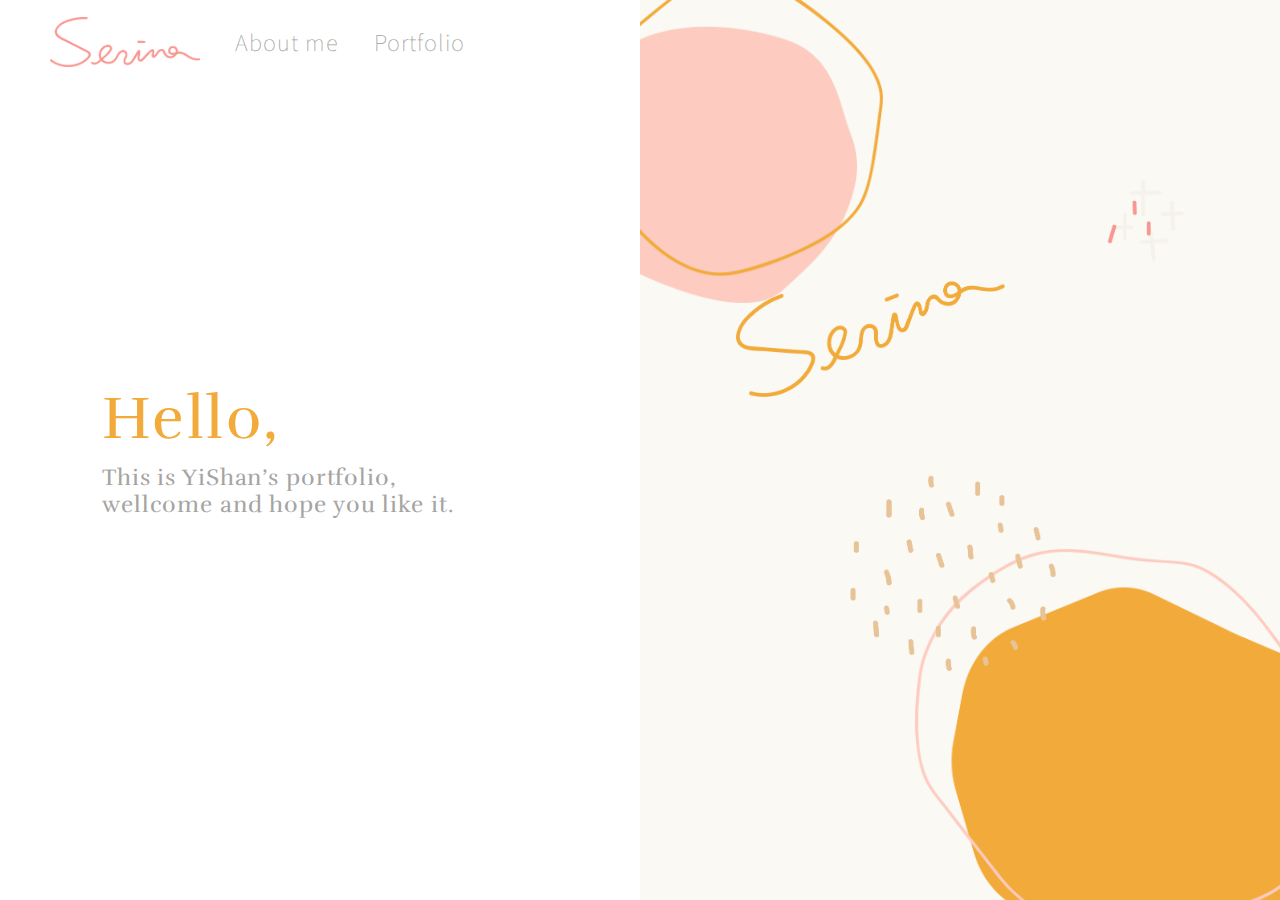
<file: index.html>
<html>
<head>
  <meta http-equiv="Content-Type" content="text/html; charset=utf-8">
  <link href="https://fonts.googleapis.com/css2?family=Noto+Sans+TC:wght@300;400&family=Rufina:wght@400;700&display=swap" rel="stylesheet">
  <link rel="stylesheet" href="reset.css">
  <link rel="stylesheet" href="style.css">
  <link rel="stylesheet" href="https://cdnjs.cloudflare.com/ajax/libs/animate.css/4.0.0/animate.min.css"/>
</head>

<body>
  <div class="outside2">
    <div class="left">
      <div class="top">
        <a href="index.html"><img class="nameimg" src="name.png"/></a>
        <a href="aboutme.html" class="text">About me</a>
        <a href="portfolio.html" class="text">Portfolio</a>
      </div>
      <div class="botton">
        <p class="title">Hello,</p>
        <p class="innter">This is YiShan’s portfolio,</p>
        <p class="innter">wellcome and hope you like it.</p>
      </div>
    </div>
    <div class="right">
      <img class="one animate__animated animate__fadeIn " src="1.png"/>
      <img class="two animate__animated animate__fadeIn animate__delay-1s" src="2.png"/>
      <img class="three animate__animated animate__fadeIn animate__delay-2s" src="3.png"/>
    </div>
  </div>
</body>
</html>
</file>
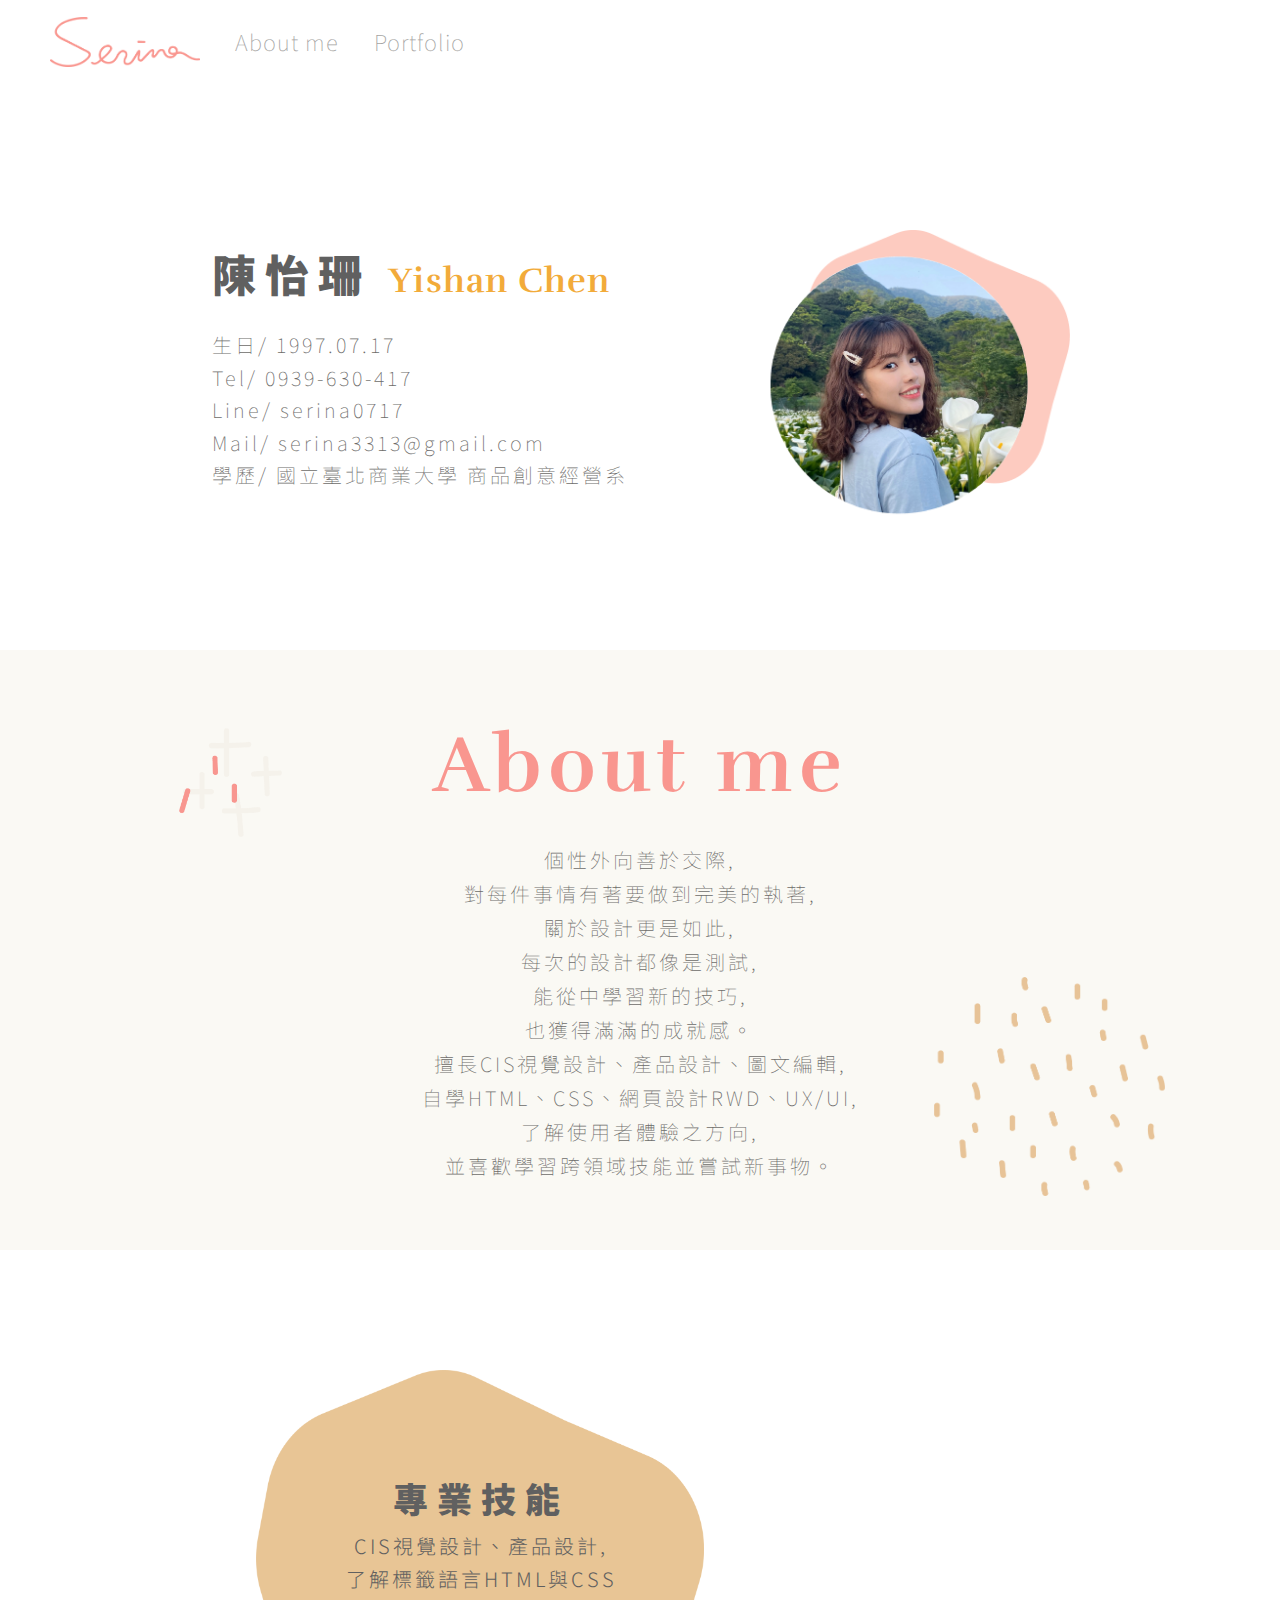
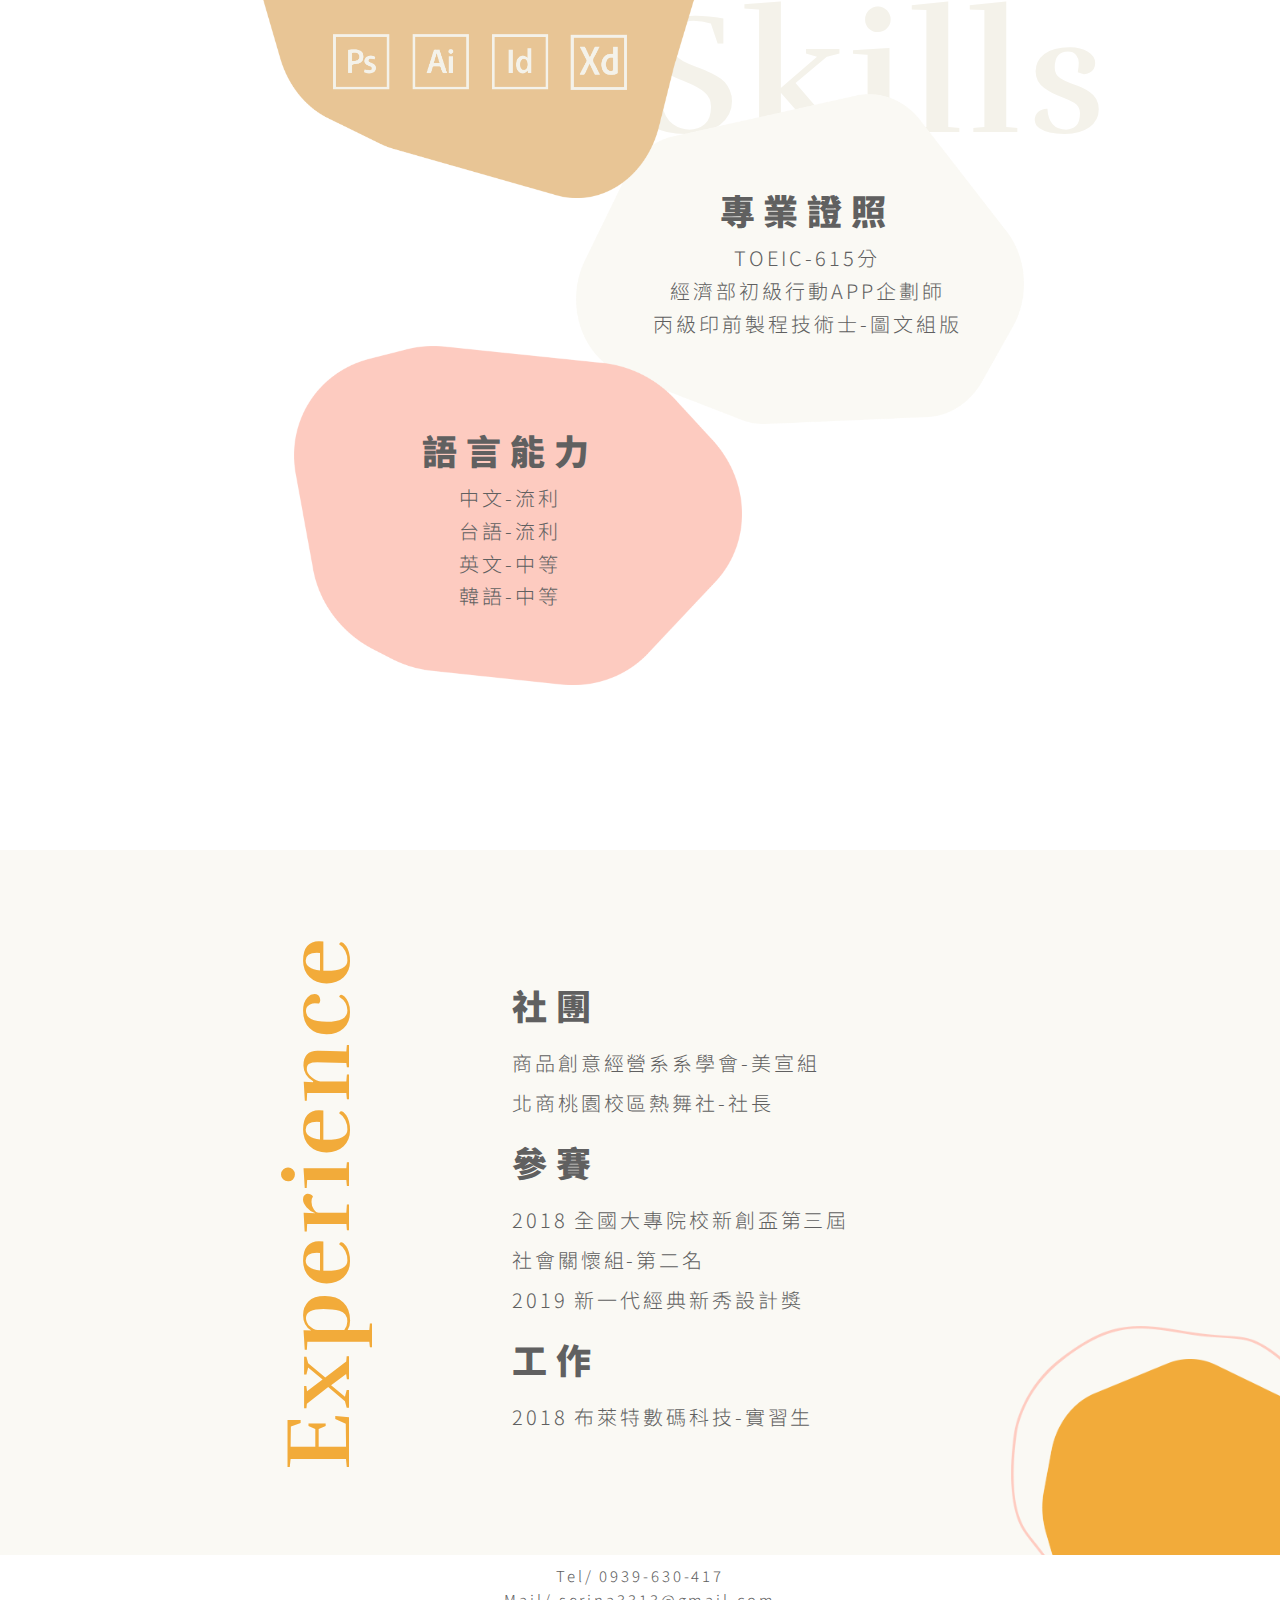
<file: aboutme.html>
<html>
<head>
  <meta http-equiv="Content-Type" content="text/html; charset=utf-8">
  <link href="https://fonts.googleapis.com/css2?family=Noto+Sans+TC:wght@300;400&family=Rufina:wght@400;700&display=swap" rel="stylesheet">
  <link rel="stylesheet" href="reset.css">
  <link rel="stylesheet" href="style.css">
</head>

<body>
  <div class="outside aboutme">
    <div class="top">
      <a href="index.html"><img class="nameimg" src="name.png"/></a>
      <a href="aboutme.html" class="text">About me</a>
      <a href="portfolio.html" class="text">Portfolio</a>
    </div>
    <div class="area_one">
      <div class="aboutme_left">
        <div class="aboutme_text">
          <div class="aboutme_myname">
            陳怡珊
            <span class="english">Yishan Chen</span>
          </div>
          <p class="aboutme_textinnter">生日/ 1997.07.17</p>
          <p class="aboutme_textinnter">Tel/ 0939-630-417</p>
          <p class="aboutme_textinnter">Line/ serina0717</p>
          <p class="aboutme_textinnter">Mail/ serina3313@gmail.com</p>
          <p class="aboutme_textinnter">學歷/ 國立臺北商業大學 商品創意經營系</p>
        </div>
      </div>
      <div class="aboutme_right">
        <img class="me" src="me.png"/>
      </div>
    </div>
    <div class="area_two">
      <img class="img2-1" src="2-1.png"/>
      <img class="img2-2" src="2-2.png"/>
      <p class="aboutme_text2_title">About me</p>
      <p class="aboutme_text2">
          個性外向善於交際,<br>
          對每件事情有著要做到完美的執著,<br>
          關於設計更是如此,<br>
          每次的設計都像是測試,<br>
          能從中學習新的技巧,<br>
          也獲得滿滿的成就感。<br>
          擅長CIS視覺設計、產品設計、圖文編輯,<br>
          自學HTML、CSS、網頁設計RWD、UX/UI,<br>
          了解使用者體驗之方向,<br>
          並喜歡學習跨領域技能並嘗試新事物。
      </p>
    </div>
    <div class="area_three">
      <p class="aboutme_text3_title">Skills</p>
      <img class="img3-1" src="3-1.png">
      <img class="img3-2" src="3-2.png">
      <img class="img3-3" src="3-3.png">
      <img class="img3-4" src="3-4.png">
      <div class="area3_2">
        <p class="area3_title">專業技能</p>
        <p class="area3_innter">CIS視覺設計、產品設計,<br>
          了解標籤語言HTML與CSS</p>
      </div>
      <div class="area3_3">
        <p class="area3_title">專業證照</p>
        <p class="area3_innter">
          TOEIC-615分<br>
          經濟部初級行動APP企劃師<br>
          丙級印前製程技術士-圖文組版</p>
      </div>
      <div class="area3_4">
        <p class="area3_title">語言能力</p>
        <p class="area3_innter">
          中文-流利<br>
          台語-流利<br>
          英文-中等<br>
          韓語-中等</p>
      </div>
    </div>
    <div class="area_four">
      <img class="img4-1" src="2.png">
      <div class="middle">
        <p class="middle_title">社團</p>
        <p class="middle_innter">
            商品創意經營系系學會-美宣組<br>
            北商桃園校區熱舞社-社長</p>
        <p class="middle_title">參賽</p>
        <p class="middle_innter">
            2018 全國大專院校新創盃第三屆<br>
            社會關懷組-第二名<br>
            2019 新一代經典新秀設計獎</p>
        <p class="middle_title">工作</p>
        <p class="middle_innter">
            2018 布萊特數碼科技-實習生</p>
      </div>
      <p class="experience">Experience</p>
    </div>
    <div class="finish">
      <p class="finish_inner">
      Tel/ 0939-630-417<br>
      Mail/ serina3313@gmail.com</p>
    </div>
  </div>
</body>
</html>
</file>
<file: style.css>
body {
  min-width: 1280px;
  height: 100%;
  display: flex;
  justify-content: center;
}

.outside {
  width: 100%;
  height: 100%;
  max-width: 1366px;
}

.outside2 {
  display: flex;
  width: 100%;
  height: 100%;
  max-width: 1366px;
}

.left {
  width: 50%;
  height: 100%;
  background: #fff;
}

.right {
  position: relative;
  width: 50%;
  height: 100%;
  background: #faf9f4;
  z-index: 1000;
  overflow: hidden;
}

.top {
  background: #fff;
  position: fixed;
  z-index: 999;
  display: flex;
  align-items: center;
  width: 100%;
  height: 5%;
  padding: 42px 50px;
  box-sizing: border-box;
}

.topclear {
  height: 70px;
  width: 100%;
}

.nameimg {
  width: 150px;
  height: 50px;
}

.text {
  text-decoration: none;
  font-family: 'Noto Sans TC', sans-serif;
  font-weight: lighter;
  letter-spacing: 1px;
  font-size: 22px;
  line-height: 1.16;
  color: #a5a4a2;
  padding-left: 35px;
}

.botton {
  display: flex;
  flex-direction: column;
  justify-content: center;
  width: 100%;
  height: 100%;
  padding-left: 102px;
  box-sizing: border-box;
}

.title {
  font-family: 'Rufina', serif;
  font-size: 60px;
  line-height: 1.2;
  letter-spacing: 2.41px;
  color: #f2ab3a;
  padding-bottom: 10px;
}

.innter {
  font-family: 'Rufina', serif;
  font-size: 23px;
  line-height: 1.19;
  letter-spacing: 0.88px;
  color: #a5a4a2;
}

.one {
  position: absolute;
  width: 48%;
  height: auto;
  top: -3%;
  left: -10%;
}

.two {
  position: absolute;
  width: 70%;
  height: auto;
  right: -13%;
  bottom: -9%;
}

.three {
  position: absolute;
  width: 70%;
  height: auto;
  top: 20%;
  left: 15%;
}

/* aboutme */

.area_one{
  width: 100%;
  height: 550px;
  display: grid;
  grid-template-columns: 1fr 1fr;
  padding-top: 100px;
}

.aboutme {
  flex-direction: column;
  height: auto;
}

.aboutme_left, .aboutme_right {
  display: flex;
  justify-content: center;
  align-items: center;
  flex-direction: column;
}

.me {
  padding-right: 100px;
  width: 50%;
  height: auto;
}

.aboutme_myname {
  font-family: 'Noto Sans TC', sans-serif;
  font-weight: normal;
  font-size: 44px;
  font-weight: 900;
  line-height: 0.84;
  letter-spacing: 8.8px;
  color: #606060;
  padding-bottom: 30px;
}

.english {
  font-family: 'Rufina', serif;
  font-size: 35px;
  font-weight: bold;
  line-height: 1.23;
  letter-spacing: 1.19px;
  color: #f2ab3a;
}

.aboutme_text {
  padding-left: 200px;
}

.aboutme_textinnter {
  font-family: 'Noto Sans TC', sans-serif;
  font-weight: lighter;
  font-size: 20px;
  line-height: 1.33;
  letter-spacing: 3px;
  color: #6d6c6a;
  padding-bottom: 6px;
}

.area_two {
  width: 100%;
  height: 600px;
  background-color: #faf9f4;
  position: relative;
  display: flex;
  justify-content: center;
  align-items: center;
  flex-direction: column;
}

.img2-1 {
  position: absolute;
  width: 18%;
  height: auto;
  bottom: 9%;
  right: 9%;
}

.img2-2 {
  position: absolute;
  width: 8%;
  height: auto;
  top: 13%;
  left: 14%;
}

.aboutme_text2_title {
  font-family: 'Rufina', serif;
  font-size: 80px;
  font-weight: bold;
  line-height: 1.21;
  letter-spacing: 5.37px;
  text-align: left;
  color: #f9968f;
  padding-bottom: 30px;
}

.aboutme_text2 {
  font-family: 'Noto Sans TC', sans-serif;
  font-weight: lighter;
  font-size: 20px;
  line-height: 1.70;
  letter-spacing: 3px;
  text-align: center;
  color: #6d6c6a;
}

.area_three {
  width: 100%;
  height: 1200px;
  position: relative;
}

.aboutme_text3_title {
  width: 600px;
  height: 250px;
  font-family: 'Rufina', serif;
  font-size: 170px;
  font-weight: bold;
  line-height: 1.21;
  letter-spacing: 7.24px;
  color: #f4f2ea;
  position: absolute;
  top: 27%;
  left: 50%;
}

.img3-1 {
  position: absolute;
  width: 35%;
  height: auto;
  top: 37%;
  left: 45%;
}

.img3-2 {
  position: absolute;
  width: 35%;
  height: auto;
  top: 10%;
  left: 20%;
  }

.img3-3 {
  position: absolute;
  width: 35%;
  height: auto;
  top: 58%;
  left: 23%;
}

.img3-4 {
  position: absolute;
  width: 23%;
  height: auto;
  top: 32%;
  left: 26%;
}

.area3_2 {
  position: absolute;
  left: 27%;
  top: 18%;
}

.area3_3 {
  position: absolute;
  top: 44%;
  left: 51%;
}

.area3_4 {
  position: absolute;
  top: 64%;
  left: 33%;
}

.area3_title {
  text-align: center;
  font-family: 'Noto Sans TC', sans-serif;
  font-size: 35px;
  font-weight: 900;
  line-height: 1.84;
  letter-spacing: 8.8px;
  color: #606060;
}

.area3_innter {
   font-family: 'Noto Sans TC', sans-serif;
   font-weight: lighter;
   font-size: 20px;
   font-weight: 300;
   line-height: 1.63;
   letter-spacing: 3px;
   color: #606060;
   text-align: center;
}

.area_four {
  width: 100%;
  height: 705px;
  background-color: #faf9f4;
  position: relative;
  display: flex;
  flex-direction: column;
  justify-content: center;
  overflow: hidden;
}

.middle {
  width: 450px;
  height: 520px;
  position: absolute;
  left: 40%;
  top: 16.5%;
}

.middle_title {
  font-family: 'Noto Sans TC', sans-serif;
  font-size: 35px;
  font-weight: 900;
  line-height: 2.2;
  letter-spacing: 8.8px;
  color: #606060;
}

.middle_innter {
  font-family: 'Noto Sans TC', sans-serif;
  font-weight: lighter;
  font-size: 20px;
  font-weight: 300;
  line-height: 2;
  letter-spacing: 2.9px;
  color: #606060;
}

.img4-1 {
  position: absolute;
  width: 30%;
  height: auto;
  bottom: -20%;
  right: -9%;
}

.experience{
  position: absolute;
  top: 42%;
  left: 4%;
  font-family: 'Rufina', serif;
  font-size: 92px;
  font-weight: bold;
  line-height: 1.21;
  letter-spacing: 4.76px;
  text-align: left;
  color: #f2ab3a;
  transform: rotate(-90deg);
}

.finish {
  width: 100%;
  height: 70px;
  position: relative;
  display: flex;
  justify-content: center;
}

.finish_inner {
  font-family: 'Noto Sans TC', sans-serif;
  font-weight: lighter;
  text-align: center;
  font-size: 15px;
  font-weight: 300;
  line-height: 1.6;
  letter-spacing: 2.9px;
  color: #606060;
  position: absolute;
  top: 12.5%
}

/* protifolio */
.por_topback {
  display: flex;
  justify-content: center;
  align-items: center;
  width: 100%;
  height: 525px;
  background: #FAF9F4;
}

.proing {
  width: 43%;
  height: auto;
}

.nav {
  display: flex;
  justify-content: center;
  align-items: center;
  width: 100%;
  height: 120px;
}

.nav_text {
  padding-left: 45px;
  font-family: 'Noto Sans TC', sans-serif;
  font-weight: lighter;
  font-size: 25px;
  line-height: 0.38;
  letter-spacing: 1px;
  color: #757575;
  transition: 0.3s;
  cursor: pointer;
}

.nav_text:hover {
  cursor: pointer;
  transition: 0.3s;
  color: #F2AB3A;
}

.nav_text_active {
  cursor: pointer;
  transition: 0.3s;
  color: green;
}

.line {
  display: grid;
  justify-content: center;
  align-items: center;
  grid-template-columns: 300px 300px 300px;
  grid-auto-rows: 300px;
  grid-gap: 50px;
  width: 100%;
}

.line2 {
  display: grid;
  justify-content: center;
  align-items: center;
  grid-template-columns: 300px 300px;
  grid-auto-rows: 300px;
  grid-gap: 50px;
  width: 100%;
}

.line3 {
  display: grid;
  justify-content: center;
  align-items: center;
  grid-template-columns: 300px;
  grid-auto-rows: 300px;
  grid-gap: 50px;
  width: 100%;
}

.disnone {
  display: none;
}

.Project_img_inner {
  width: 100%;
  height: 100%;
  background-color: #faf9f4;
}

.Visual_img_inner {
  width: 100%;
  height: 100%;
  background-color: #faf9f4;
}

.App_img_inner {
  width: 100%;
  height: 100%;
  background-color: #faf9f4;
}

.tab.active {
  color: #F9968F;
}

.chart {
  display: none;
}

.chart.active {
  display: grid;
  cursor: pointer;
}
</file>
